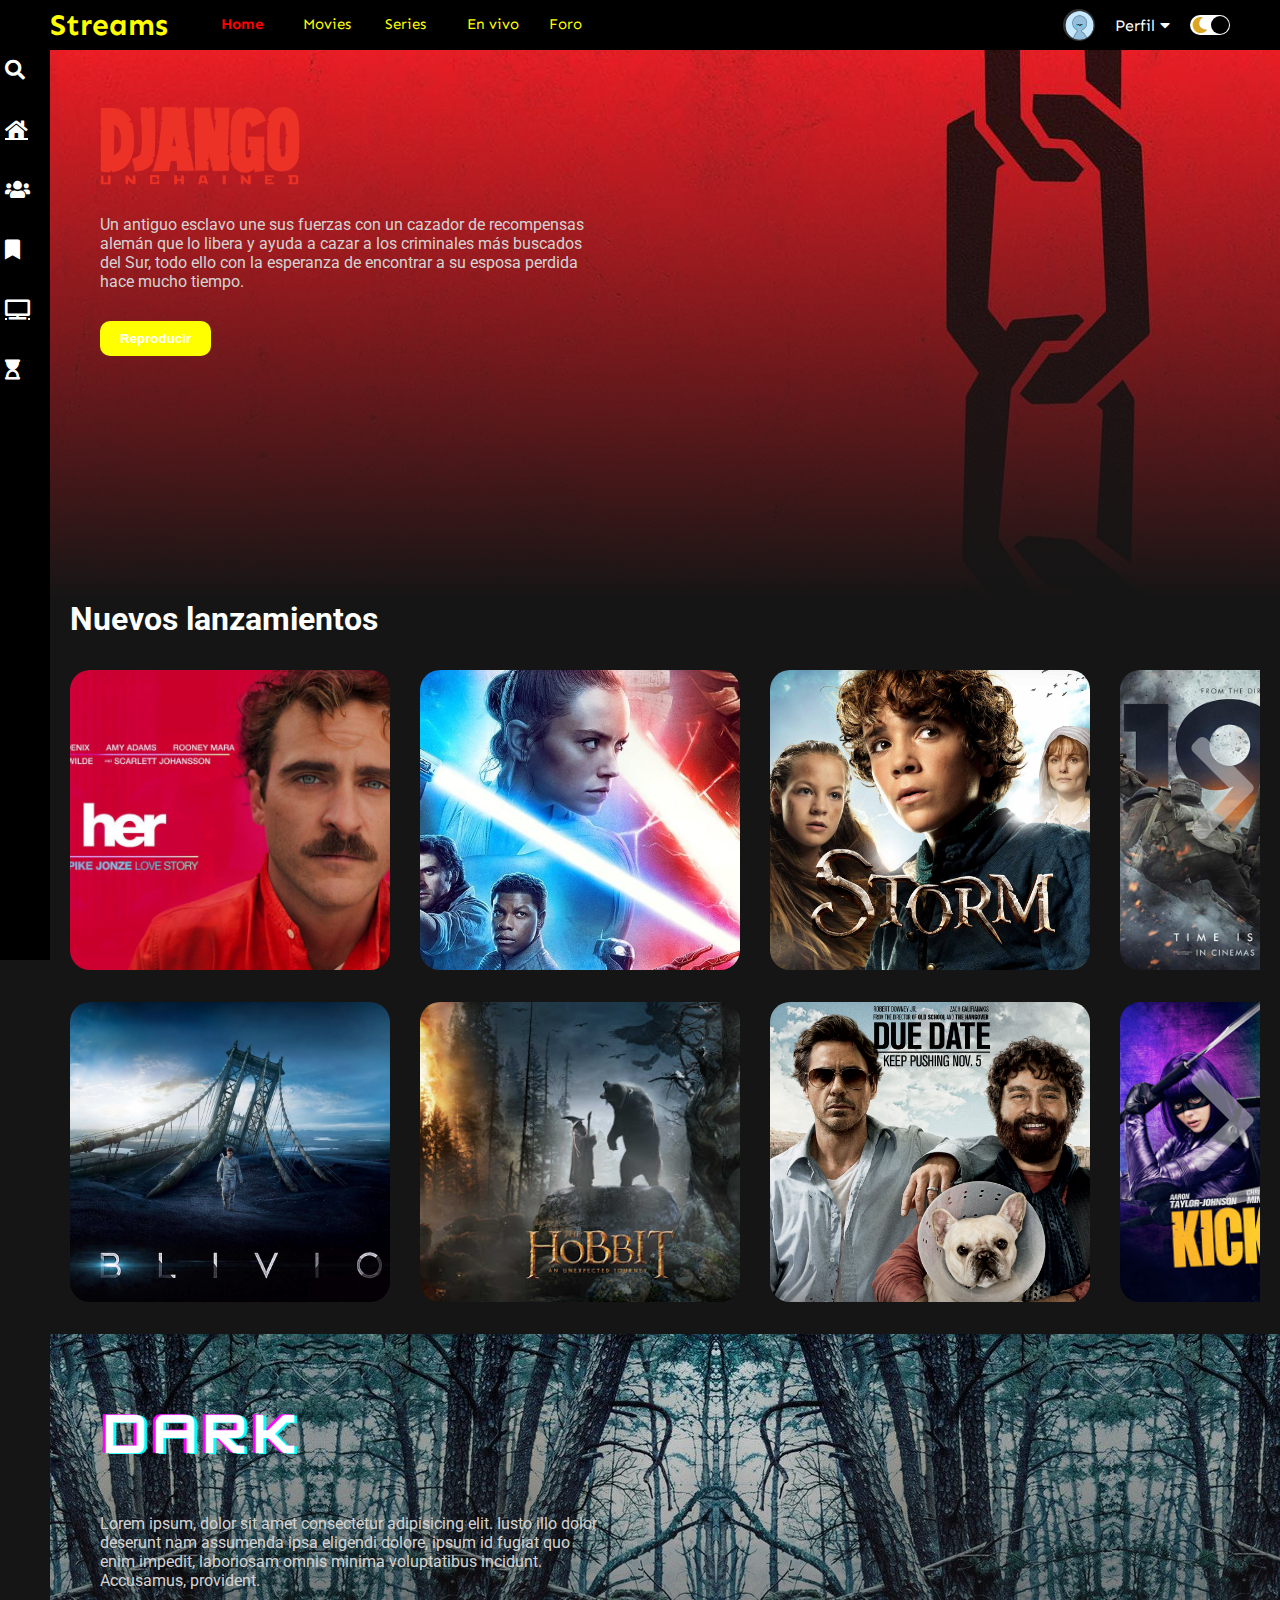
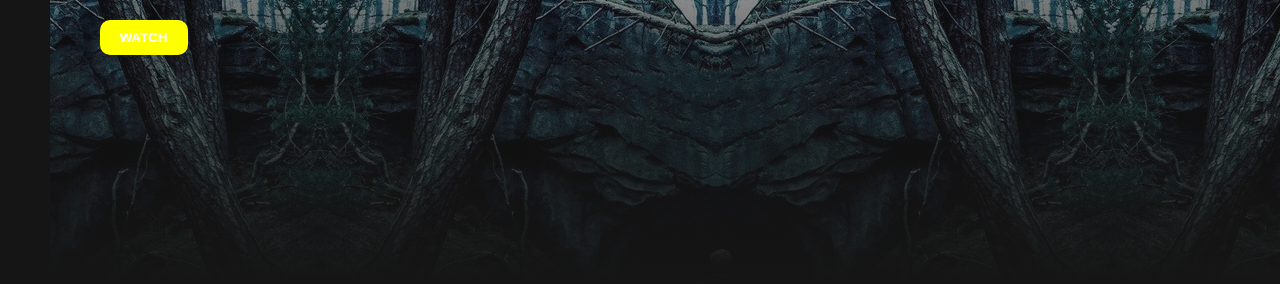
<file: index.html>
<html lang="en">

<head>
    <meta charset="UTF-8">
    <meta http-equiv="X-UA-Compatible" content="IE=edge">
    <meta name="viewport" content="width=device-width, initial-scale=1.0">
    <link rel="stylesheet" href="style.css">
    <link
        href="https://fonts.googleapis.com/css2?family=Roboto:wght@100;300;400;500;700;900&family=Sen:wght@400;700;800&display=swap"
        rel="stylesheet">
    <link rel="stylesheet" href="https://cdnjs.cloudflare.com/ajax/libs/font-awesome/5.15.2/css/all.min.css">
    <title>StreamLigth</title>
</head>

<body>
    <div class="navbar">
        <div class="navbar-container">
            <div class="logo-container">
                <h1 class="logo">Streams</h1>
            </div>
            <div class="menu-container">
                <ul class="menu-list">
                    <a class="menu-list-item active" href="index.html">Home</a>
                    <a class="menu-list-item" href="movies.html">Movies</a>
                    <a class="menu-list-item" href="series.html">Series</a>
                    <a class="menu-list-item" href="en_vivo.html">En vivo</a>
                    <a class="menu-list-item">Foro</a>
                </ul>
            </div>
            <div class="profile-container">
                <img class="profile-picture" src="img/perfil.png" alt="">
                <div class="profile-text-container">
                    <span class="profile-text">Perfil</span>
                    <a class="fas fa-caret-down"></a>
                </div>
                <div class="toggle">
                    <i class="fas fa-moon toggle-icon"></i>
                    <i class="fas fa-sun toggle-icon"></i>
                    <div class="toggle-ball"></div>
                </div>
            </div>
        </div>
    </div>
    <div class="sidebar">
        <a class="left-menu-icon fas fa-search"></a>
        <a class="left-menu-icon fas fa-home" href="index.html"></a>
        <a class="left-menu-icon fas fa-users"></a>
        <a class="left-menu-icon fas fa-bookmark"></a>
        <a class="left-menu-icon fas fa-tv" href="en_vivo.html"></a>
        <a class="left-menu-icon fas fa-hourglass-start"></a>
    </div>
    <div class="container">
        <div class="content-container">
            <div class="featured-content"
                style="background: linear-gradient(to bottom, rgba(0,0,0,0), #151515), url('img/f-1.jpg');">
                <img class="featured-title" src="img/f-t-1.png" alt="">
                <p class="featured-desc">Un antiguo esclavo une sus fuerzas con un cazador de recompensas alemán que lo libera y ayuda a cazar a los criminales más buscados del Sur, todo ello con la esperanza de encontrar a su esposa perdida hace mucho tiempo.</p>
                <button class="featured-button">Reproducir</button>
            </div>
            <div class="movie-list-container">
                <h1 class="movie-list-title">Nuevos lanzamientos</h1>
                <div class="movie-list-wrapper">
                    <div class="movie-list">
                        <div class="movie-list-item">
                            <img class="movie-list-item-img" src="img/1.jpeg" alt="">
                            <span class="movie-list-item-title">Her</span>
                            <p class="movie-list-item-desc">En Los Ángeles, Theodore es un escritor desanimado que escribe cartas emotivas para otras personas. Él desarrolla una relación amorosa especial con el sistema operativo de su ordenador y su teléfono, una intuitiva y sensible entidad llamada Samantha.
                            </p>
                            <button class="movie-list-item-button">Reproducir</button>
                        </div>
                        <div class="movie-list-item">
                            <img class="movie-list-item-img" src="img/2.jpeg" alt="">
                            <span class="movie-list-item-title">Star Wars</span>
                            <p class="movie-list-item-desc">Lorem ipsum dolor sit amet consectetur adipisicing elit. At
                                hic fugit similique accusantium.</p>
                            <button class="movie-list-item-button">Reproducir</button>
                        </div>
                        <div class="movie-list-item">
                            <img class="movie-list-item-img" src="img/3.jpg" alt="">
                            <span class="movie-list-item-title">Storm</span>
                            <p class="movie-list-item-desc">Lorem ipsum dolor sit amet consectetur adipisicing elit. At
                                hic fugit similique accusantium.</p>
                            <button class="movie-list-item-button">Reproducir</button>
                        </div>
                        <div class="movie-list-item">
                            <img class="movie-list-item-img" src="img/4.jpg" alt="">
                            <span class="movie-list-item-title">1917</span>
                            <p class="movie-list-item-desc">Lorem ipsum dolor sit amet consectetur adipisicing elit. At
                                hic fugit similique accusantium.</p>
                            <button class="movie-list-item-button">Reproducir</button>
                        </div>
                        <div class="movie-list-item">
                            <img class="movie-list-item-img" src="img/5.jpg" alt="">
                            <span class="movie-list-item-title">Avengers</span>
                            <p class="movie-list-item-desc">Lorem ipsum dolor sit amet consectetur adipisicing elit. At
                                hic fugit similique accusantium.</p>
                            <button class="movie-list-item-button">Reproducir</button>
                        </div>
                        <div class="movie-list-item">
                            <img class="movie-list-item-img" src="img/6.jpg" alt="">
                            <span class="movie-list-item-title">Her</span>
                            <p class="movie-list-item-desc">Lorem ipsum dolor sit amet consectetur adipisicing elit. At
                                hic fugit similique accusantium.</p>
                            <button class="movie-list-item-button">Watch</button>
                        </div>
                        <div class="movie-list-item">
                            <img class="movie-list-item-img" src="img/7.jpg" alt="">
                            <span class="movie-list-item-title">Her</span>
                            <p class="movie-list-item-desc">Lorem ipsum dolor sit amet consectetur adipisicing elit. At
                                hic fugit similique accusantium.</p>
                            <button class="movie-list-item-button">Reproducir</button>
                        </div>
                    </div>
                    <i class="fas fa-chevron-right arrow"></i>
                </div>
            </div>
            <div class="movie-list-container">
                <div class="movie-list-wrapper">
                    <div class="movie-list">
                        <div class="movie-list-item">
                            <img class="movie-list-item-img" src="img/8.jpg" alt="">
                            <span class="movie-list-item-title">Oblivion</span>
                            <p class="movie-list-item-desc">Lorem ipsum dolor sit amet consectetur adipisicing elit. At
                                hic fugit similique accusantium.</p>
                            <button class="movie-list-item-button">Watch</button>
                        </div>
                        <div class="movie-list-item">
                            <img class="movie-list-item-img" src="img/9.jpg" alt="">
                            <span class="movie-list-item-title">El Hobbit</span>
                            <p class="movie-list-item-desc">Lorem ipsum dolor sit amet consectetur adipisicing elit. At
                                hic fugit similique accusantium.</p>
                            <button class="movie-list-item-button">Watch</button>
                        </div>
                        <div class="movie-list-item">
                            <img class="movie-list-item-img" src="img/10.jpg" alt="">
                            <span class="movie-list-item-title">Todo un parto</span>
                            <p class="movie-list-item-desc">Lorem ipsum dolor sit amet consectetur adipisicing elit. At
                                hic fugit similique accusantium.</p>
                            <button class="movie-list-item-button">Watch</button>
                        </div>
                        <div class="movie-list-item">
                            <img class="movie-list-item-img" src="img/11.jpg" alt="">
                            <span class="movie-list-item-title">Kick-Ass 2</span>
                            <p class="movie-list-item-desc">Lorem ipsum dolor sit amet consectetur adipisicing elit. At
                                hic fugit similique accusantium.</p>
                            <button class="movie-list-item-button">Watch</button>
                        </div>
                        <div class="movie-list-item">
                            <img class="movie-list-item-img" src="img/12.jpg" alt="">
                            <span class="movie-list-item-title">Emoji</span>
                            <p class="movie-list-item-desc">Lorem ipsum dolor sit amet consectetur adipisicing elit. At
                                hic fugit similique accusantium.</p>
                            <button class="movie-list-item-button">Watch</button>
                        </div>
                        <div class="movie-list-item">
                            <img class="movie-list-item-img" src="img/17.jpg" alt="">
                            <span class="movie-list-item-title">Her</span>
                            <p class="movie-list-item-desc">Lorem ipsum dolor sit amet consectetur adipisicing elit. At
                                hic fugit similique accusantium.</p>
                            <button class="movie-list-item-button">Watch</button>
                        </div>
                        <div class="movie-list-item">
                            <img class="movie-list-item-img" src="img/18.jpg" alt="">
                            <span class="movie-list-item-title">Her</span>
                            <p class="movie-list-item-desc">Lorem ipsum dolor sit amet consectetur adipisicing elit. At
                                hic fugit similique accusantium.</p>
                            <button class="movie-list-item-button">Watch</button>
                        </div>
                        <div class="movie-list-item">
                            <img class="movie-list-item-img" src="img/19.jpg" alt="">
                            <span class="movie-list-item-title">Her</span>
                            <p class="movie-list-item-desc">Lorem ipsum dolor sit amet consectetur adipisicing elit. At
                                hic fugit similique accusantium.</p>
                            <button class="movie-list-item-button">Watch</button>
                        </div>
                        <div class="movie-list-item">
                            <img class="movie-list-item-img" src="img/7.jpg" alt="">
                            <span class="movie-list-item-title">Her</span>
                            <p class="movie-list-item-desc">Lorem ipsum dolor sit amet consectetur adipisicing elit. At
                                hic fugit similique accusantium.</p>
                            <button class="movie-list-item-button">Watch</button>
                        </div>
                    </div>
                    <i class="fas fa-chevron-right arrow"></i>
                </div>
            </div>
            <div class="featured-content_2"
                style="background: linear-gradient(to bottom, rgba(0,0,0,0), #151515), url('img/f-2.jpg');">
                <img class="featured-title" src="img/f-t-2.png" alt="">
                <p class="featured-desc">Lorem ipsum, dolor sit amet consectetur adipisicing elit. Iusto illo dolor
                    deserunt nam assumenda ipsa eligendi dolore, ipsum id fugiat quo enim impedit, laboriosam omnis
                    minima voluptatibus incidunt. Accusamus, provident.</p>
                <button class="featured-button">WATCH</button>
            </div>
        </div>
    </div>
    <script src="app.js"></script>
</body>

</html>
</file>
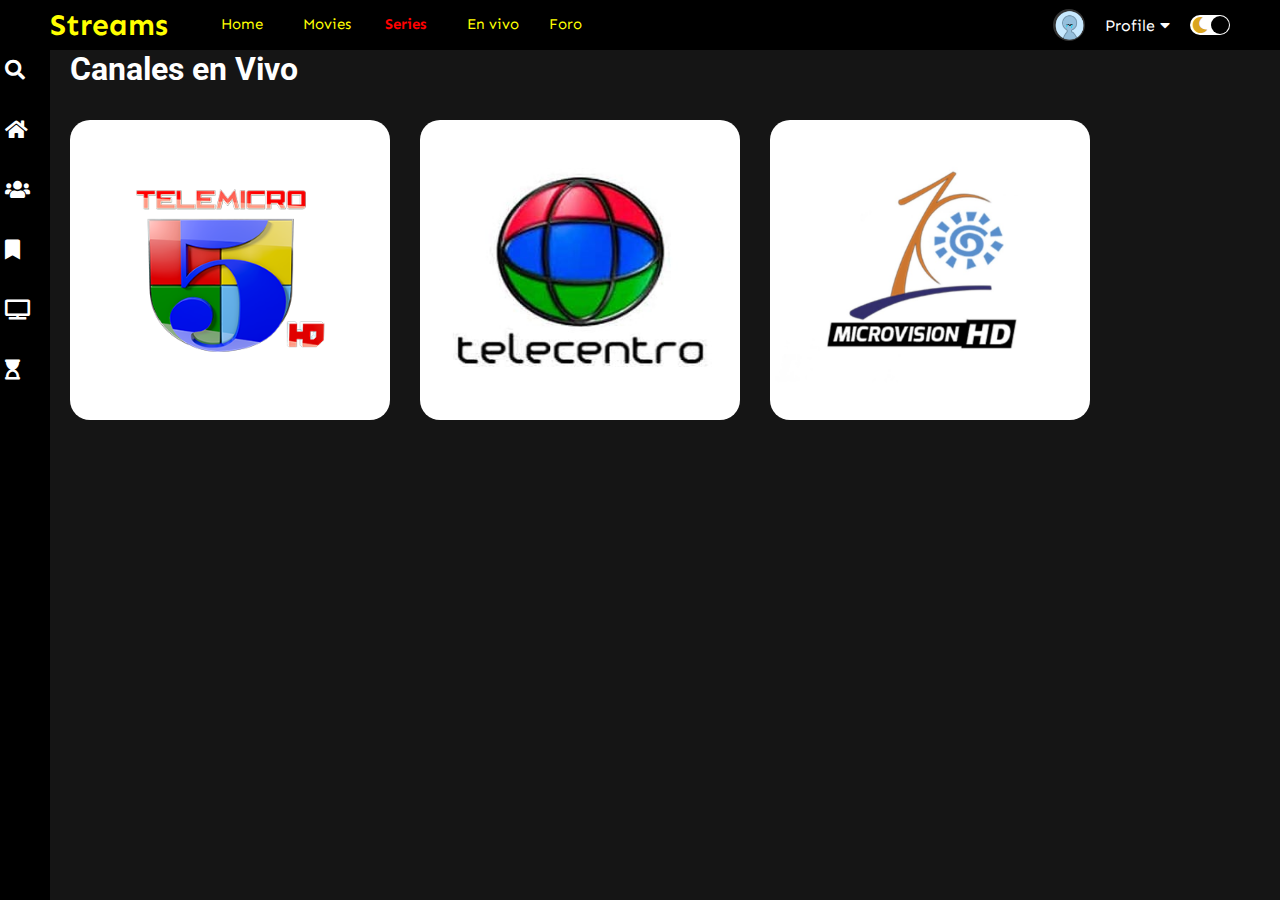
<file: en_vivo.html>
<html lang="en">

<head>
    <meta charset="UTF-8">
    <meta http-equiv="X-UA-Compatible" content="IE=edge">
    <meta name="viewport" content="width=device-width, initial-scale=1.0">
    <link rel="stylesheet" href="style.css">
    <link
        href="https://fonts.googleapis.com/css2?family=Roboto:wght@100;300;400;500;700;900&family=Sen:wght@400;700;800&display=swap"
        rel="stylesheet">
    <link rel="stylesheet" href="https://cdnjs.cloudflare.com/ajax/libs/font-awesome/5.15.2/css/all.min.css">
    <title>StreamLigth</title>
</head>

<body>
    <div class="navbar">
        <div class="navbar-container">
            <div class="logo-container">
                <h1 class="logo">Streams</h1>
            </div>
            <div class="menu-container">
                <ul class="menu-list">
                    <a class="menu-list-item" href="index.html">Home</a>
                    <a class="menu-list-item" href="movies.html">Movies</a>
                    <a class="menu-list-item active" href="movies.html">Series</a>
                    <a class="menu-list-item">En vivo</a>
                    <a class="menu-list-item">Foro</a>
                </ul>
            </div>
            <div class="profile-container">
                <img class="profile-picture" src="img/perfil.png" alt="">
                <div class="profile-text-container">
                    <span class="profile-text">Profile</span>
                    <i class="fas fa-caret-down"></i>
                </div>
                <div class="toggle">
                    <i class="fas fa-moon toggle-icon"></i>
                    <i class="fas fa-sun toggle-icon"></i>
                    <div class="toggle-ball"></div>
                </div>
            </div>
        </div>
    </div>
    <div class="sidebar">
        <a class="left-menu-icon fas fa-search"></a>
        <a class="left-menu-icon fas fa-home" link="index.html"></a>
        <a class="left-menu-icon fas fa-users"></a>
        <a class="left-menu-icon fas fa-bookmark"></a>
        <a class="left-menu-icon fas fa-tv"></a>
        <a class="left-menu-icon fas fa-hourglass-start"></a>
    </div>
    <div class="container">
        <div class="content-container">
            <div class="movie-list-container">
                <h1 class="movie-list-title">Canales en Vivo</h1>
                <div class="movie-list-wrapper">
                    <div class="movie-list">
                        <div class="movie-list-item">
                            <img class="movie-list-item-img" src="img/telemicro.png" alt="">
                            <span class="movie-list-item-title">Halo</span>
                            <button class="movie-list-item-button">Reproducir</button>
                        </div>
                        <div class="movie-list-item">
                            <img class="movie-list-item-img" src="img/telecentro.jpg" alt="">
                            <span class="movie-list-item-title">Telecentro</span>
                            <button class="movie-list-item-button">Reproducir</button>
                        </div>
                        <div class="movie-list-item">
                            <img class="movie-list-item-img" src="img/microvision.jpg" alt="">
                            <span class="movie-list-item-title">Microvision Canal 10</span>
                            <button class="movie-list-item-button">Reproducir</button>
                        </div>
                    </div>
                </div>
            </div>
        </div>
    </div>
    <script src="app.js"></script>
</body>

</html>
</file>
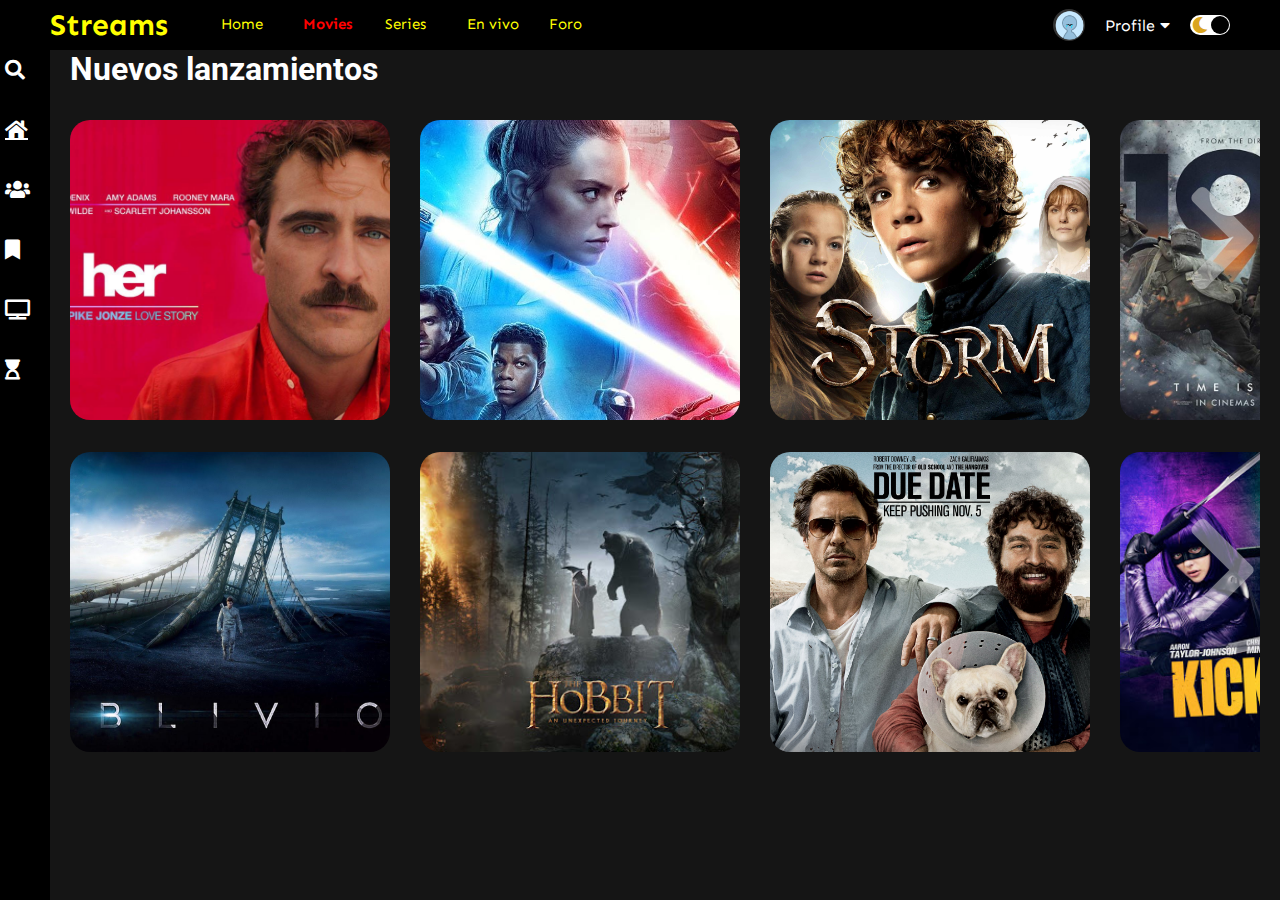
<file: movies.html>
<html lang="en">

<head>
    <meta charset="UTF-8">
    <meta http-equiv="X-UA-Compatible" content="IE=edge">
    <meta name="viewport" content="width=device-width, initial-scale=1.0">
    <link rel="stylesheet" href="style.css">
    <link
        href="https://fonts.googleapis.com/css2?family=Roboto:wght@100;300;400;500;700;900&family=Sen:wght@400;700;800&display=swap"
        rel="stylesheet">
    <link rel="stylesheet" href="https://cdnjs.cloudflare.com/ajax/libs/font-awesome/5.15.2/css/all.min.css">
    <title>StreamLigth</title>
</head>

<body>
    <div class="navbar">
        <div class="navbar-container">
            <div class="logo-container">
                <h1 class="logo">Streams</h1>
            </div>
            <div class="menu-container">
                <ul class="menu-list">
                    <a class="menu-list-item" href="index.html">Home</a>
                    <a class="menu-list-item active" href="movies.html">Movies</a>
                    <a class="menu-list-item" href="series.html">Series</a>
                    <a class="menu-list-item" href="en_vivo.html">En vivo</a>
                    <a class="menu-list-item">Foro</a>
                </ul>
            </div>
            <div class="profile-container">
                <img class="profile-picture" src="img/perfil.png" alt="">
                <div class="profile-text-container">
                    <span class="profile-text">Profile</span>
                    <i class="fas fa-caret-down"></i>
                </div>
                <div class="toggle">
                    <i class="fas fa-moon toggle-icon"></i>
                    <i class="fas fa-sun toggle-icon"></i>
                    <div class="toggle-ball"></div>
                </div>
            </div>
        </div>
    </div>
    <div class="sidebar">
        <a class="left-menu-icon fas fa-search"></a>
        <a class="left-menu-icon fas fa-home" href="index.html""></a>
        <a class="left-menu-icon fas fa-users"></a>
        <a class="left-menu-icon fas fa-bookmark"></a>
        <a class="left-menu-icon fas fa-tv"></a>
        <a class="left-menu-icon fas fa-hourglass-start"></a>
    </div>
    <div class="container">
        <div class="content-container">
            <div class="movie-list-container">
                <h1 class="movie-list-title">Nuevos lanzamientos</h1>
                <div class="movie-list-wrapper">
                    <div class="movie-list">
                        <div class="movie-list-item">
                            <img class="movie-list-item-img" src="img/1.jpeg" alt="">
                            <span class="movie-list-item-title">Her</span>
                            <p class="movie-list-item-desc">En Los Ángeles, Theodore es un escritor desanimado que escribe cartas emotivas para otras personas. Él desarrolla una relación amorosa especial con el sistema operativo de su ordenador y su teléfono, una intuitiva y sensible entidad llamada Samantha.
                            </p>
                            <button class="movie-list-item-button">Reproducir</button>
                        </div>
                        <div class="movie-list-item">
                            <img class="movie-list-item-img" src="img/2.jpeg" alt="">
                            <span class="movie-list-item-title">Star Wars</span>
                            <p class="movie-list-item-desc">Lorem ipsum dolor sit amet consectetur adipisicing elit. At
                                hic fugit similique accusantium.</p>
                            <button class="movie-list-item-button">Reproducir</button>
                        </div>
                        <div class="movie-list-item">
                            <img class="movie-list-item-img" src="img/3.jpg" alt="">
                            <span class="movie-list-item-title">Storm</span>
                            <p class="movie-list-item-desc">Lorem ipsum dolor sit amet consectetur adipisicing elit. At
                                hic fugit similique accusantium.</p>
                            <button class="movie-list-item-button">Reproducir</button>
                        </div>
                        <div class="movie-list-item">
                            <img class="movie-list-item-img" src="img/4.jpg" alt="">
                            <span class="movie-list-item-title">1917</span>
                            <p class="movie-list-item-desc">Lorem ipsum dolor sit amet consectetur adipisicing elit. At
                                hic fugit similique accusantium.</p>
                            <button class="movie-list-item-button">Reproducir</button>
                        </div>
                        <div class="movie-list-item">
                            <img class="movie-list-item-img" src="img/5.jpg" alt="">
                            <span class="movie-list-item-title">Avengers</span>
                            <p class="movie-list-item-desc">Lorem ipsum dolor sit amet consectetur adipisicing elit. At
                                hic fugit similique accusantium.</p>
                            <button class="movie-list-item-button">Reproducir</button>
                        </div>
                        <div class="movie-list-item">
                            <img class="movie-list-item-img" src="img/6.jpg" alt="">
                            <span class="movie-list-item-title">Her</span>
                            <p class="movie-list-item-desc">Lorem ipsum dolor sit amet consectetur adipisicing elit. At
                                hic fugit similique accusantium.</p>
                            <button class="movie-list-item-button">Watch</button>
                        </div>
                        <div class="movie-list-item">
                            <img class="movie-list-item-img" src="img/7.jpg" alt="">
                            <span class="movie-list-item-title">Her</span>
                            <p class="movie-list-item-desc">Lorem ipsum dolor sit amet consectetur adipisicing elit. At
                                hic fugit similique accusantium.</p>
                            <button class="movie-list-item-button">Reproducir</button>
                        </div>
                    </div>
                    <i class="fas fa-chevron-right arrow"></i>
                </div>
            </div>
            <div class="movie-list-container">
                <div class="movie-list-wrapper">
                    <div class="movie-list">
                        <div class="movie-list-item">
                            <img class="movie-list-item-img" src="img/8.jpg" alt="">
                            <span class="movie-list-item-title">Oblivion</span>
                            <p class="movie-list-item-desc">Lorem ipsum dolor sit amet consectetur adipisicing elit. At
                                hic fugit similique accusantium.</p>
                            <button class="movie-list-item-button">Watch</button>
                        </div>
                        <div class="movie-list-item">
                            <img class="movie-list-item-img" src="img/9.jpg" alt="">
                            <span class="movie-list-item-title">El Hobbit</span>
                            <p class="movie-list-item-desc">Lorem ipsum dolor sit amet consectetur adipisicing elit. At
                                hic fugit similique accusantium.</p>
                            <button class="movie-list-item-button">Watch</button>
                        </div>
                        <div class="movie-list-item">
                            <img class="movie-list-item-img" src="img/10.jpg" alt="">
                            <span class="movie-list-item-title">Todo un parto</span>
                            <p class="movie-list-item-desc">Lorem ipsum dolor sit amet consectetur adipisicing elit. At
                                hic fugit similique accusantium.</p>
                            <button class="movie-list-item-button">Watch</button>
                        </div>
                        <div class="movie-list-item">
                            <img class="movie-list-item-img" src="img/11.jpg" alt="">
                            <span class="movie-list-item-title">Kick-Ass 2</span>
                            <p class="movie-list-item-desc">Lorem ipsum dolor sit amet consectetur adipisicing elit. At
                                hic fugit similique accusantium.</p>
                            <button class="movie-list-item-button">Watch</button>
                        </div>
                        <div class="movie-list-item">
                            <img class="movie-list-item-img" src="img/12.jpg" alt="">
                            <span class="movie-list-item-title">Emoji</span>
                            <p class="movie-list-item-desc">Lorem ipsum dolor sit amet consectetur adipisicing elit. At
                                hic fugit similique accusantium.</p>
                            <button class="movie-list-item-button">Watch</button>
                        </div>
                        <div class="movie-list-item">
                            <img class="movie-list-item-img" src="img/17.jpg" alt="">
                            <span class="movie-list-item-title">Aquaman</span>
                            <p class="movie-list-item-desc">Lorem ipsum dolor sit amet consectetur adipisicing elit. At
                                hic fugit similique accusantium.</p>
                            <button class="movie-list-item-button">Watch</button>
                        </div>
                        <div class="movie-list-item">
                            <img class="movie-list-item-img" src="img/19.jpg" alt="">
                            <span class="movie-list-item-title">Her</span>
                            <p class="movie-list-item-desc">Lorem ipsum dolor sit amet consectetur adipisicing elit. At
                                hic fugit similique accusantium.</p>
                            <button class="movie-list-item-button">Watch</button>
                        </div>
                        <div class="movie-list-item">
                            <img class="movie-list-item-img" src="img/7.jpg" alt="">
                            <span class="movie-list-item-title">Her</span>
                            <p class="movie-list-item-desc">Lorem ipsum dolor sit amet consectetur adipisicing elit. At
                                hic fugit similique accusantium.</p>
                            <button class="movie-list-item-button">Watch</button>
                        </div>
                    </div>
                    <i class="fas fa-chevron-right arrow"></i>
                </div>
            </div>
        </div>
    </div>
    <script src="app.js"></script>
</body>

</html>
</file>
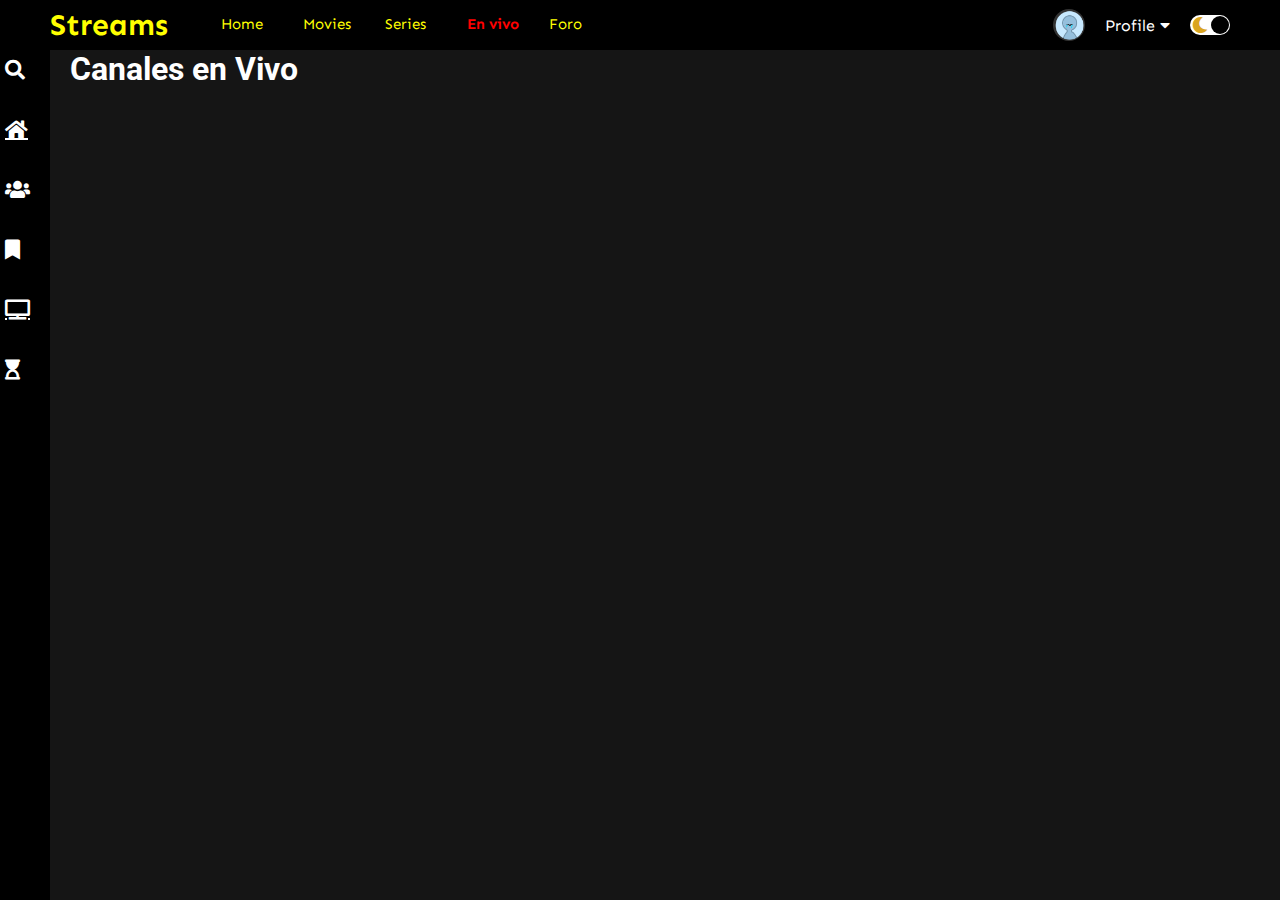
<file: reproduccion.html>
<html lang="en">

<head>
    <meta charset="UTF-8">
    <meta http-equiv="X-UA-Compatible" content="IE=edge">
    <meta name="viewport" content="width=device-width, initial-scale=1.0">
    <link rel="stylesheet" href="style.css">
    <link
        href="https://fonts.googleapis.com/css2?family=Roboto:wght@100;300;400;500;700;900&family=Sen:wght@400;700;800&display=swap"
        rel="stylesheet">
    <link rel="stylesheet" href="https://cdnjs.cloudflare.com/ajax/libs/font-awesome/5.15.2/css/all.min.css">
    <title>StreamLigth</title>
</head>

<body>
    <div class="navbar">
        <div class="navbar-container">
            <div class="logo-container">
                <h1 class="logo">Streams</h1>
            </div>
            <div class="menu-container">
                <ul class="menu-list">
                    <a class="menu-list-item" href="index.html">Home</a>
                    <a class="menu-list-item" href="movies.html">Movies</a>
                    <a class="menu-list-item" href="movies.html">Series</a>
                    <a class="menu-list-item active">En vivo</a>
                    <a class="menu-list-item">Foro</a>
                </ul>
            </div>
            <div class="profile-container">
                <img class="profile-picture" src="img/perfil.png" alt="">
                <div class="profile-text-container">
                    <span class="profile-text">Profile</span>
                    <i class="fas fa-caret-down"></i>
                </div>
                <div class="toggle">
                    <i class="fas fa-moon toggle-icon"></i>
                    <i class="fas fa-sun toggle-icon"></i>
                    <div class="toggle-ball"></div>
                </div>
            </div>
        </div>
    </div>
    <div class="sidebar">
        <a class="left-menu-icon fas fa-search"></a>
        <a class="left-menu-icon fas fa-home" href="index.html"></a>
        <a class="left-menu-icon fas fa-users"></a>
        <a class="left-menu-icon fas fa-bookmark"></a>
        <a class="left-menu-icon fas fa-tv" href="en_vivo.html"></a>
        <a class="left-menu-icon fas fa-hourglass-start"></a>
    </div>
    <div class="container">
        <div class="content-container">
            <div class="movie-list-container">
                <h1 class="movie-list-title">Canales en Vivo</h1>
                <div class="movie-list-wrapper">
                    <iframe width="560" height="315" src="https://vanfem.com/v/7nn32kbg1w1j684g?jwsource=cl" title="YouTube video player" frameborder="0" allow="accelerometer; autoplay; clipboard-write; encrypted-media; gyroscope; picture-in-picture" allowfullscreen></iframe>
                </div>
            </div>
        </div>
    </div>
    <script src="app.js"></script>
</body>

</html>
</file>
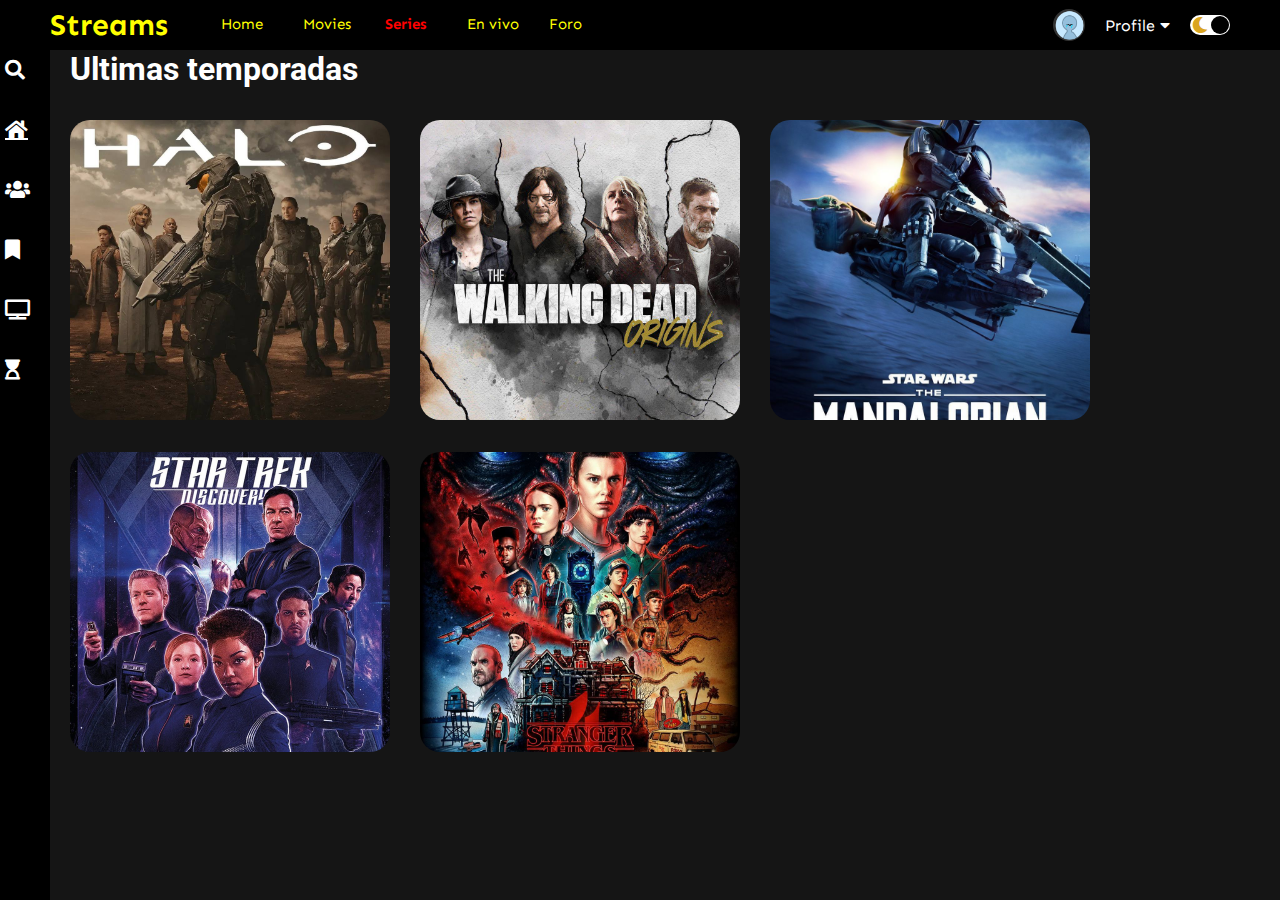
<file: series.html>
<html lang="en">

<head>
    <meta charset="UTF-8">
    <meta http-equiv="X-UA-Compatible" content="IE=edge">
    <meta name="viewport" content="width=device-width, initial-scale=1.0">
    <link rel="stylesheet" href="style.css">
    <link
        href="https://fonts.googleapis.com/css2?family=Roboto:wght@100;300;400;500;700;900&family=Sen:wght@400;700;800&display=swap"
        rel="stylesheet">
    <link rel="stylesheet" href="https://cdnjs.cloudflare.com/ajax/libs/font-awesome/5.15.2/css/all.min.css">
    <title>StreamLigth</title>
</head>

<body>
    <div class="navbar">
        <div class="navbar-container">
            <div class="logo-container">
                <h1 class="logo">Streams</h1>
            </div>
            <div class="menu-container">
                <ul class="menu-list">
                    <a class="menu-list-item" href="index.html">Home</a>
                    <a class="menu-list-item" href="movies.html">Movies</a>
                    <a class="menu-list-item active" href="movies.html">Series</a>
                    <a class="menu-list-item" href="en_vivo.html">En vivo</a>
                    <a class="menu-list-item">Foro</a>
                </ul>
            </div>
            <div class="profile-container">
                <img class="profile-picture" src="img/perfil.png" alt="">
                <div class="profile-text-container">
                    <span class="profile-text">Profile</span>
                    <i class="fas fa-caret-down"></i>
                </div>
                <div class="toggle">
                    <i class="fas fa-moon toggle-icon"></i>
                    <i class="fas fa-sun toggle-icon"></i>
                    <div class="toggle-ball"></div>
                </div>
            </div>
        </div>
    </div>
    <div class="sidebar">
        <a class="left-menu-icon fas fa-search"></a>
        <a class="left-menu-icon fas fa-home" href="index.html"></a>
        <a class="left-menu-icon fas fa-users"></a>
        <a class="left-menu-icon fas fa-bookmark"></a>
        <a class="left-menu-icon fas fa-tv"></a>
        <a class="left-menu-icon fas fa-hourglass-start"></a>
    </div>
    <div class="container">
        <div class="content-container">
            <div class="movie-list-container">
                <h1 class="movie-list-title">Ultimas temporadas</h1>
                <div class="movie-list-wrapper">
                    <div class="movie-list">
                        <div class="movie-list-item">
                            <img class="movie-list-item-img" src="img/halo.jpg" alt="">
                            <span class="movie-list-item-title">Halo</span>
                            <p class="movie-list-item-desc">La serie se centra en una guerra interestelar entre la humanidad y una alianza teocrática de alienígenas conocidos como Covenant.</p>
                            <button class="movie-list-item-button">Reproducir</button>
                        </div>
                        <div class="movie-list-item">
                            <img class="movie-list-item-img" src="img/the_walking_dead.jpg" alt="">
                            <span class="movie-list-item-title">The Walking Dead</span>
                            <p class="movie-list-item-desc">The Walking Dead nos traslada a un escenario post-pandémico en el que un virus ha acabado con la práctica totalidad de la población mundial convirtiéndolos en zombis.</p>
                            <button class="movie-list-item-button">Reproducir</button>
                        </div>
                        <div class="movie-list-item">
                            <img class="movie-list-item-img" src="img/the_mandalorian.jpg" alt="">
                            <span class="movie-list-item-title">The Mandalorian</span>
                            <p class="movie-list-item-desc">Un cazarrecompensas perteneciente a la legendaria tribu de los mandalorianos, un pistolero solitario que trabaja en los confines de la galaxia, donde no alcanza la autoridad de la Nueva República.</p>
                            <button class="movie-list-item-button">Reproducir</button>
                        </div>
                    </div>
                    <div class="movie-list">
                        <div class="movie-list-item">
                            <img class="movie-list-item-img" src="img/star_trek_discovery.jpg" alt="">
                            <span class="movie-list-item-title">Star Trek: Discovery</span>
                            <p class="movie-list-item-desc">Ambientada una década antes de los acontecimientos sucedidos en la ficción original Star Trek, esta serie sigue a la nave espacial USS Discovery, dirigida por la comandante Rainsford.</p>
                            <button class="movie-list-item-button">Reproducir</button>
                        </div>
                        <div class="movie-list-item">
                            <img class="movie-list-item-img" src="img/stranger_things.jpg" alt="">
                            <span class="movie-list-item-title">Stranger Things</span>
                            <p class="movie-list-item-desc">Will Byers, un niño de 12 años de edad, tras pasar 10 horas jugando Calabozos y Dragones con sus amigos Mike Wheeler, Dustin Henderson y Lucas Sinclair, desaparece misteriosamente tras regresar a casa.</p>
                            <button class="movie-list-item-button">Reproducir</button>
                        </div>
                    </div>
                </div>
            </div>
        </div>
    </div>
    <script src="app.js"></script>
</body>

</html>
</file>
<file: style.css>
* {
  margin: 0;
}

body {
  font-family: "Roboto", sans-serif;
}

.navbar {
  width: 100%;
  height: 50px;
  background-color: black;
  position: sticky;
  top: 0;
}

.navbar-container {
  display: flex;
  align-items: center;
  grid-template-columns: 1fr auto;
  padding: 0 50px;
  height: 100%;
  color: white;
  font-family: "Sen", sans-serif;
}

.logo-container {
  flex: 1;
}

.logo {
  font-size: 30px;
  color: #ffff00;
}

.menu-container {
  flex: 6;
}

.menu-list {
  display: flex;
  list-style: none;
}

.menu-list-item {
  margin-right: 20px;
  margin-top: 10px;
  cursor: pointer;
  background-color: transparent;
  height: 30px;
  width: 62px;
  color: #ffff00;
  font-size: 15px;
  text-decoration: none;
}

.menu-list-item.active {
  font-weight: bold;
  color: red;
}
.profile-container {
  flex: 2;
  display: flex;
  align-items: center;
  justify-content: flex-end;
}

.profile-text-container {
  margin: 0 20px;
}

.profile-picture {
  width: 32px;
  height: 32px;
  border-radius: 50%;
  object-fit: cover;
}

.toggle {
  width: 40px;
  height: 20px;
  background-color: white;
  border-radius: 30px;
  display: flex;
  align-items: center;
  justify-content: space-around;
  position: relative;
}

.toggle-icon {
  color: goldenrod;
}

.toggle-ball {
  width: 18px;
  height: 18px;
  background-color: black;
  position: absolute;
  right: 1px;
  border-radius: 50%;
  cursor: pointer;
  transition: 1s ease all;
}

.sidebar {
  width: 50px;
  height: 100%;
  background-color: black;
  position: fixed;
  top: 0;
  display: flex;
  flex-direction: column;
  align-items: center;
  padding-top: 60px;
}

.left-menu-icon {
  color: white;
  font-size: 20px;
  margin-bottom: 40px;
  cursor: pointer;
  background-color: transparent;
  width: 40px;
}

.container {
  background-color: #151515;
  min-height: calc(100vh - 50px);
  color: white;
}

.content-container {
  margin-left: 50px;
}

.featured-content {
  height: 50vh;
  padding: 50px;
}

.featured-content_2 {
  height: 50vh;
  padding: 50px;
  margin-top: 2em;
}

.featured-title {
  width: 200px;
}

.featured-desc {
  width: 500px;
  color: lightgray;
  margin: 30px 0;
}

.featured-button {
  background-color: #ffff00;
  color: white;
  padding: 10px 20px;
  border-radius: 10px;
  border: none;
  outline: none;
  font-weight: bold;
}

.movie-list-container {
  padding: 0 20px;
}

.movie-list-wrapper {
  position: relative;
  overflow: hidden;
}

.movie-list {
  display: flex;
  align-items: center;
  height: 300px;
  transform: translateX(0);
  transition: all 1s ease-in-out;
  margin-top: 2em;
}

.movie-list-item {
  margin-right: 30px;
  position: relative;
}

.movie-list-item:hover .movie-list-item-img {
  transform: scale(1.2);
  margin: 0 30px;
  opacity: 0.5;

}

.movie-list-item:hover .movie-list-item-title,
.movie-list-item:hover .movie-list-item-desc,
.movie-list-item:hover .movie-list-item-button {
  opacity: 1;
}

.movie-list-item-img {
  transition: all 1s ease-in-out;
  width: 320px;
  height: 300px;
  object-fit: cover;
  border-radius: 20px;
}

.movie-list-item-title {
  background-color: transparent;
  padding: 0 10px;
  font-size: 32px;
  font-weight: bold;
  position: absolute;
  left: 30px;
  opacity: 0;
  transition: 1s all ease-in-out;

}

.movie-list-item-desc {
  background-color: transparent;
  padding: 10px;
  font-size: 14px;
  position: absolute;
  top: 10%;
  left: 50px;
  width: 230px;
  opacity: 0;
  transition: 1s all ease-in-out;
}

.movie-list-item-button {
  padding: 10px;
  background-color: #ffff00;
  color: white;
  border-radius: 10px;
  outline: none;
  border: none;
  cursor: pointer;
  position: absolute;
  bottom: 20px;
  left: 50px;
  opacity: 0;
  transition: 1s all ease-in-out;
}

.arrow {
  font-size: 120px;
  position: absolute;
  top: 90px;
  right: 0;
  color: lightgray;
  opacity: 0.5;
  cursor: pointer;
}

.container.active {
  background-color: white;
}

.movie-list-title.active {
  color: black;
}

.navbar-container.active {
  background-color: white;

  color: black;
}

.sidebar.active{
    background-color: white;
}

.left-menu-icon.active{
    color: black;
}

.toggle.active{
    background-color: black;
}

.toggle-ball.active{
    background-color: white;
    transform: translateX(-20px);
}

@media only screen and (max-width: 940px){
    .menu-container{
        display: none;
    }
}
</file>
